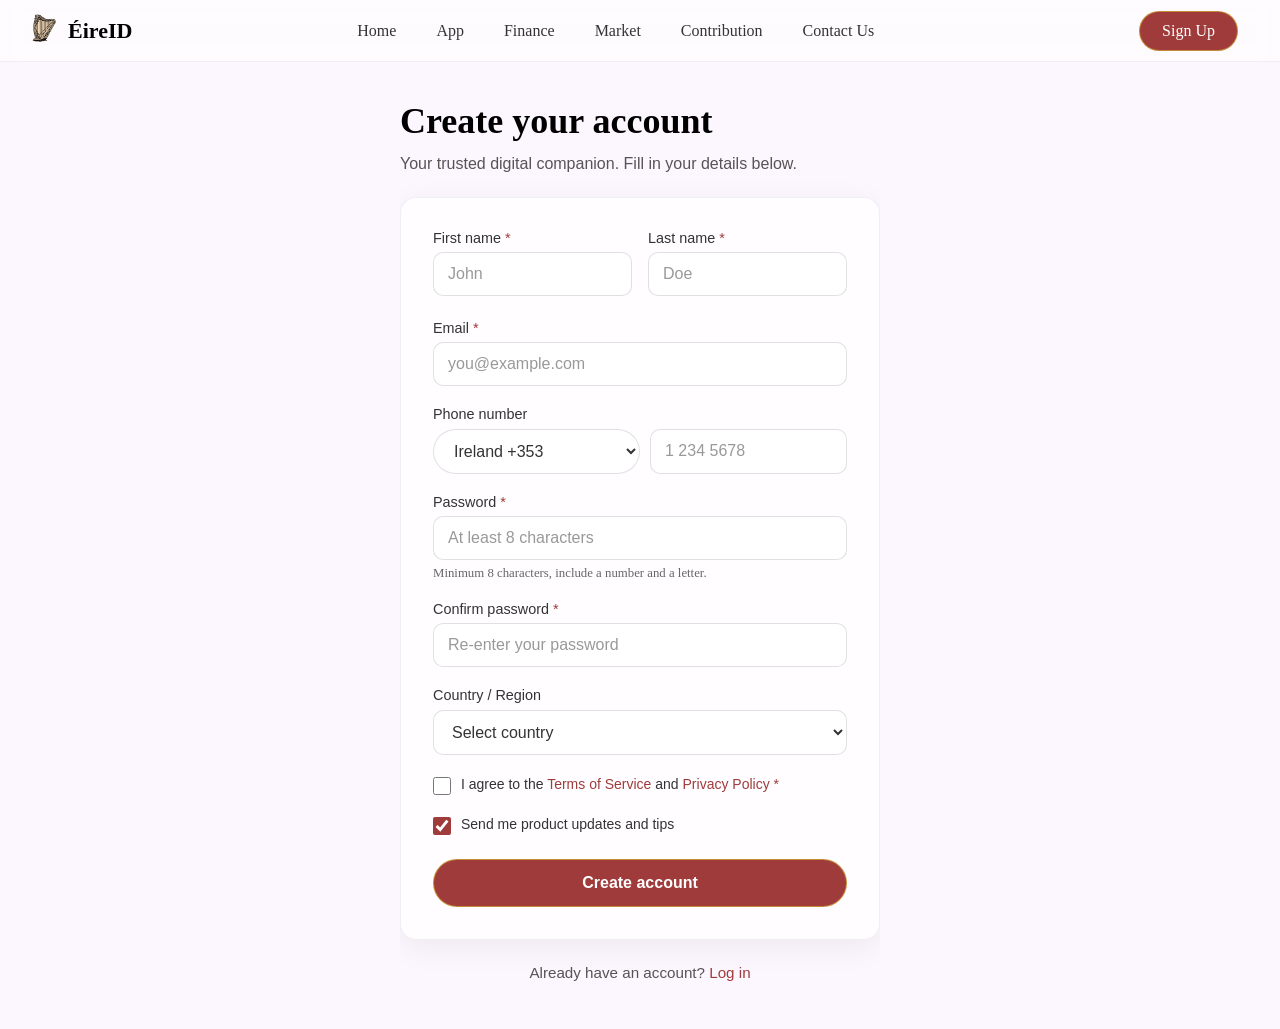
<file: signup.html>
<!DOCTYPE html>
<html lang="en">
<head>
    <meta charset="UTF-8">
    <meta name="viewport" content="width=device-width, initial-scale=1.0">
    <link rel="stylesheet" href="style.css">
    <title>Sign Up — ÉireID</title>
</head>
<body class="signup-page">
<nav class="navbar">
  <div class="nav-top">
    <a href="index.html">
      <img src="images/logo_01.png" alt="EireId Logo" style="width: 50px;height: 50px; background: transparent;">
    </a>
    <a href="index.html" class="logo">ÉireID</a>
    <div class="hamburger" aria-label="Toggle menu">
      <strong>☰</strong>
    </div>
  </div>
  <ul class="nav-links">
    <li><a href="index.html">Home</a></li>
    <li><a href="app.html">App</a></li>
    <li><a href="finanace.html">Finance</a></li>
     <li><a href="market.html">Market</a></li>
     <li><a href="contribution.html">Contribution</a></li>
    <li><a href="contact.html">Contact Us</a></li>
    <li><a href="signup.html" class="cta mobile-cta" style="color:white;">Sign Up</a></li>
  </ul>
  <a href="signup.html" class="cta">Sign Up</a>
</nav>

<main class="signup-main">
  <section class="signup-section">
    <h1 class="signup-title">Create your account</h1>
    <p class="signup-subtitle">Your trusted digital companion. Fill in your details below.</p>

    <div id="signup-success" class="signup-success" hidden>
      <p class="signup-success-icon" aria-hidden="true">✓</p>
      <h2>You're all set</h2>
      <p>Check your email to verify your account and get started.</p>
    </div>

    <form id="signup-form" class="signup-form" action="#" method="post" novalidate>
      <div class="signup-form-row">
        <div class="form-group">
          <label for="first-name">First name <span class="required">*</span></label>
          <input type="text" id="first-name" name="first-name" placeholder="John" required autocomplete="given-name">
          <span class="form-error" id="error-first-name" role="alert"></span>
        </div>
        <div class="form-group">
          <label for="last-name">Last name <span class="required">*</span></label>
          <input type="text" id="last-name" name="last-name" placeholder="Doe" required autocomplete="family-name">
          <span class="form-error" id="error-last-name" role="alert"></span>
        </div>
      </div>

      <div class="form-group">
        <label for="email">Email <span class="required">*</span></label>
        <input type="email" id="email" name="email" placeholder="you@example.com" required autocomplete="email">
        <span class="form-error" id="error-email" role="alert"></span>
      </div>

      <div class="form-group">
        <label for="phone">Phone number</label>
        <div class="phone-input-row">
          <select id="phone-country-code" name="phone-country-code" aria-label="Country code" title="Country code">
            <option value="+353" selected>Ireland +353</option>
            <option value="+44">United Kingdom +44</option>
            <option value="+49">Germany +49</option>
            <option value="+33">France +33</option>
            <option value="+34">Spain +34</option>
            <option value="+39">Italy +39</option>
            <option value="+31">Netherlands +31</option>
            <option value="+32">Belgium +32</option>
            <option value="+43">Austria +43</option>
            <option value="+48">Poland +48</option>
            <option value="+46">Sweden +46</option>
            <option value="+351">Portugal +351</option>
            <option value="+30">Greece +30</option>
            <option value="+420">Czech Republic +420</option>
            <option value="+40">Romania +40</option>
            <option value="+36">Hungary +36</option>
            <option value="+45">Denmark +45</option>
            <option value="+358">Finland +358</option>
            <option value="+421">Slovakia +421</option>
            <option value="+359">Bulgaria +359</option>
            <option value="+385">Croatia +385</option>
            <option value="+370">Lithuania +370</option>
            <option value="+386">Slovenia +386</option>
            <option value="+371">Latvia +371</option>
            <option value="+372">Estonia +372</option>
            <option value="+357">Cyprus +357</option>
            <option value="+352">Luxembourg +352</option>
            <option value="+356">Malta +356</option>
          </select>
          <input type="tel" id="phone" name="phone" placeholder="1 234 5678" autocomplete="tel">
        </div>
        <span class="form-error" id="error-phone" role="alert"></span>
      </div>

      <div class="form-group">
        <label for="password">Password <span class="required">*</span></label>
        <input type="password" id="password" name="password" placeholder="At least 8 characters" required autocomplete="new-password" minlength="8">
        <span class="form-error" id="error-password" role="alert"></span>
        <span class="form-hint">Minimum 8 characters, include a number and a letter.</span>
      </div>

      <div class="form-group">
        <label for="confirm-password">Confirm password <span class="required">*</span></label>
        <input type="password" id="confirm-password" name="confirm-password" placeholder="Re-enter your password" required autocomplete="new-password">
        <span class="form-error" id="error-confirm-password" role="alert"></span>
      </div>

      <div class="form-group">
        <label for="country">Country / Region</label>
        <select id="country" name="country" autocomplete="country">
          <option value="">Select country</option>
          <option value="IE">Ireland</option>
          <option value="GB">United Kingdom</option>
          <option value="US">United States</option>
          <option value="DE">Germany</option>
          <option value="FR">France</option>
          <option value="ES">Spain</option>
          <option value="IT">Italy</option>
          <option value="OTHER">Other</option>
        </select>
      </div>

      <div class="form-group form-group-checkbox">
        <input type="checkbox" id="terms" name="terms" required>
        <label for="terms">I agree to the <a href="#">Terms of Service</a> and <a href="#">Privacy Policy</a> <span class="required">*</span></label>
      </div>
      <span class="form-error" id="error-terms" role="alert"></span>

      <div class="form-group form-group-checkbox">
        <input type="checkbox" id="newsletter" name="newsletter" checked>
        <label for="newsletter">Send me product updates and tips</label>
      </div>

      <button type="submit" class="signup-submit" id="signup-submit">Create account</button>
    </form>

    <p class="signup-login">
      Already have an account? <a href="#">Log in</a>
    </p>
  </section>
</main>

<script>
(function() {
  var hamburger = document.querySelector(".hamburger");
  var navLinks = document.querySelector(".nav-links");
  var navbar = document.querySelector(".navbar");
  if (hamburger && navLinks && navbar) {
    hamburger.addEventListener("click", function() {
      navLinks.classList.toggle("active");
      navbar.classList.toggle("active");
    });
    navbar.addEventListener("mouseleave", function() {
      if (navLinks.classList.contains("active")) {
        navLinks.classList.remove("active");
        navbar.classList.remove("active");
      }
    });
  }
})();

(function() {
  var form = document.getElementById("signup-form");
  var successEl = document.getElementById("signup-success");

  function showError(id, message) {
    var el = document.getElementById(id);
    if (el) {
      el.textContent = message;
      el.style.display = message ? "block" : "none";
    }
  }

  function setInvalid(input, invalid) {
    if (!input) return;
    input.setAttribute("aria-invalid", invalid ? "true" : "false");
    input.classList.toggle("input-error", !!invalid);
  }

  function validateEmail(value) {
    return /^[^\s@]+@[^\s@]+\.[^\s@]+$/.test(value || "");
  }

  function validatePassword(value) {
    if (!value || value.length < 8) return false;
    return /\d/.test(value) && /[a-zA-Z]/.test(value);
  }

  function validate() {
    var first = document.getElementById("first-name");
    var last = document.getElementById("last-name");
    var email = document.getElementById("email");
    var password = document.getElementById("password");
    var confirm = document.getElementById("confirm-password");
    var terms = document.getElementById("terms");
    var valid = true;

    if (!first.value.trim()) {
      showError("error-first-name", "First name is required.");
      setInvalid(first, true);
      valid = false;
    } else {
      showError("error-first-name", "");
      setInvalid(first, false);
    }

    if (!last.value.trim()) {
      showError("error-last-name", "Last name is required.");
      setInvalid(last, true);
      valid = false;
    } else {
      showError("error-last-name", "");
      setInvalid(last, false);
    }

    if (!email.value.trim()) {
      showError("error-email", "Email is required.");
      setInvalid(email, true);
      valid = false;
    } else if (!validateEmail(email.value)) {
      showError("error-email", "Please enter a valid email address.");
      setInvalid(email, true);
      valid = false;
    } else {
      showError("error-email", "");
      setInvalid(email, false);
    }

    if (!password.value) {
      showError("error-password", "Password is required.");
      setInvalid(password, true);
      valid = false;
    } else if (!validatePassword(password.value)) {
      showError("error-password", "Use at least 8 characters with a number and a letter.");
      setInvalid(password, true);
      valid = false;
    } else {
      showError("error-password", "");
      setInvalid(password, false);
    }

    if (password.value !== confirm.value) {
      showError("error-confirm-password", "Passwords do not match.");
      setInvalid(confirm, true);
      valid = false;
    } else {
      showError("error-confirm-password", "");
      setInvalid(confirm, false);
    }

    if (!terms.checked) {
      showError("error-terms", "You must agree to the Terms and Privacy Policy.");
      valid = false;
    } else {
      showError("error-terms", "");
    }

    return valid;
  }

  if (form) {
    form.addEventListener("submit", function(e) {
      e.preventDefault();
      var submitBtn = document.getElementById("signup-submit");
      if (!validate()) return;
      submitBtn.disabled = true;
      submitBtn.textContent = "Creating account…";
      setTimeout(function() {
        form.setAttribute("hidden", "hidden");
        if (successEl) successEl.removeAttribute("hidden");
        submitBtn.disabled = false;
        submitBtn.textContent = "Create account";
      }, 800);
    });

    form.querySelectorAll("input, select").forEach(function(input) {
      input.addEventListener("input", function() {
        var errId = "error-" + (input.id || input.name);
        var errEl = document.getElementById(errId);
        if (errEl) {
          errEl.textContent = "";
          errEl.style.display = "none";
        }
        setInvalid(input, false);
      });
      input.addEventListener("change", function() {
        if (input.id === "terms") {
          showError("error-terms", input.checked ? "" : "You must agree to the Terms and Privacy Policy.");
        }
      });
    });
  }
})();
</script>
</body>
</html>
</file>
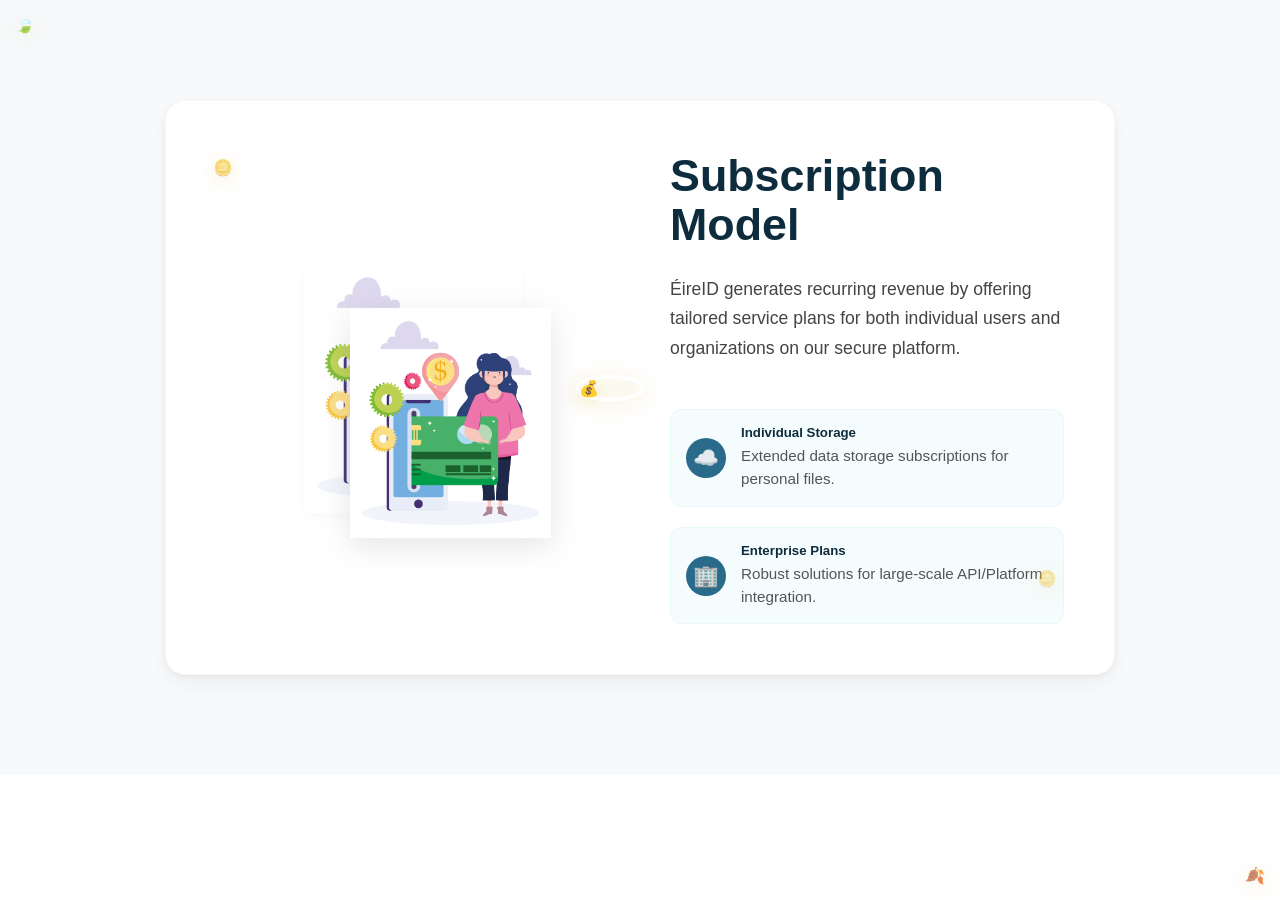
<file: test.html>
<!DOCTYPE html>
<html lang="en">
<head>
    <meta charset="UTF-8">
    <meta name="viewport" content="width=device-width, initial-scale=1.0">
    <title>Simplified Revenue Model</title>
    <style>
        /* Modern reset and font for a 'cool' look */
        * {
            margin: 0;
            padding: 0;
            box-sizing: border-box;
            font-family: 'Helvetica Neue', 'Inter', sans-serif;
        }

        .revenue-model-section {
            background-color: #f7f9fb; /* Clean neutral background */
            padding: 100px 20px;
            display: flex;
            justify-content: center;
        }

        .revenue-card {
            max-width: 950px;
            width: 100%;
            display: flex;
            flex-direction: row; /* Split-screen layout */
            gap: 60px;
            padding: 50px;
            background: #fff;
            border-radius: 20px;
            
            /* Professional soft shadow with multiple layers creates depth */
            box-shadow: 
                0 10px 20px rgba(0,0,0,0.04), 
                0 2px 6px rgba(0,0,0,0.04),
                0 1px 1px rgba(0,0,0,0.02);
            
            border: 1px solid rgba(0,0,0,0.03); /* Modern faint border sophistication */
            overflow: visible; /* Essential for flowing graphics */
            position: relative;
            
            /* Micro-interaction: Smooth transition on hover */
            transition: all 0.5s ease-out;
            cursor: pointer;
        }

        /* 1.1 Hover Effect - A subtle shift up and deepened shadow */
        .revenue-card:hover {
            transform: translateY(-8px);
            box-shadow: 
                0 20px 40px rgba(0,0,0,0.08), 
                0 6px 12px rgba(0,0,0,0.06);
        }

        /* 2. Column Wrappers for Balance */
        .column-graphic {
            flex: 1; /* Both columns take equal space */
            display: flex;
            justify-content: center;
            align-items: center;
            position: relative;
        }

        .column-content {
            flex: 1;
            display: flex;
            flex-direction: column;
            justify-content: center; /* Vertical center text */
        }

        /* 3. Refined Typography - Clear Hierarchy */
        .main-title {
            font-size: 2.8rem; /* Large, bold, confident title */
            font-weight: 700;
            color: #0d2c3e; /* Dark authoritative blue/black */
            margin-bottom: 25px; /* Healthy spacing below title */
            line-height: 1.1;
        }

        .description-text p {
            font-size: 1.1rem; /* Optimal reading size */
            line-height: 1.7; /* Significant increase in line height for clarity */
            color: #444; /* Dark gray softer on eyes than black */
            margin-bottom: 15px; /* Spacing between blocks */
        }

        /* Simplified Feature Points */
        .feature-points {
            display: flex;
            flex-direction: column;
            gap: 20px;
            margin-top: 30px;
        }

        .feature-item {
            display: flex;
            align-items: center;
            gap: 15px;
            background: rgba(230, 247, 251, 0.4); /* Light gradient background */
            padding: 15px;
            border-radius: 12px;
            border: 1px solid rgba(230, 247, 251, 0.8);
        }

        .feature-item h5 {
            margin: 0;
            font-weight: 600;
            color: #0d2c3e;
        }

        .feature-item p {
            margin: 5px 0 0 0;
            font-size: 0.95rem;
            color: #555;
            line-height: 1.5;
        }

        /* Icons - Simplified vectors */
        .feature-icon {
            width: 40px;
            height: 40px;
            display: flex;
            justify-content: center;
            align-items: center;
            background-color: #2a6a8a; /* Teal brand color */
            border-radius: 50%;
            color: #fff;
            font-size: 1.3rem;
            flex-shrink: 0; /* Prevents icon from squishing */
        }

        /* Placeholder icons using Unicode for demo */
        .icon-storage::before { content: '☁️'; }
        .icon-integration::before { content: '🏢'; }

        /* 4. Main Scene Graphics - Dynamic Depth */
        .integrated-scene {
            position: relative;
            width: 100%;
            height: 300px;
            display: flex;
            justify-content: center;
            align-items: center;
        }

        /* Base Phone Mockup */
        .phone-mockup {
            height: 250px;
            opacity: 0.95;
            filter: drop-shadow(0 4px 6px rgba(0,0,0,0.03));
        }

        /* Woman Character - Reworked with depth */
        .character-woman {
            position: absolute;
            height: 230px;
            right: 15%; /* overlaps phone */
            bottom: 0px; /* anchored to bottom of phone base */
            z-index: 5;
            filter: drop-shadow(0 8px 15px rgba(0,0,0,0.1));
            transition: all 0.5s ease-out;
        }

        /* Character 'pops' on hover */
        .revenue-card:hover .character-woman {
            transform: scale(1.05) translateX(10px);
        }

        /* 5. Integrated Branding (Compass Coin) */
        .gold-coin {
            position: absolute;
            pointer-events: none; /* User interacts with card, not graphic */
            z-index: 0;
            filter: drop-shadow(0 4px 10px rgba(212, 175, 55, 0.4)); /* Soft realistic coin glow */
            opacity: 0.95;
        }

        /* Main integrated coin placement */
        .coin-integrated {
            width: 70px;
            top: 50%;
            right: -35px;
            transform: translateY(-50%);
            border: 4px solid #fff;
            border-radius: 50%;
        }

        /* Additional simplified floaters */
        .coin-float-1 { width: 40px; top: 10%; left: 5%; opacity: 0.6; }
        .coin-float-2 { width: 30px; bottom: 15%; right: 5%; opacity: 0.4; }

        /* Integrated Botanical Elements */
        .botanical-leaves {
            width: 150px;
            opacity: 0.8;
            filter: saturate(1.1) brightness(1.05); /* Enhance watercolor look */
        }

        .leaves-top { top: 15px; left: 15px; }
        .leaves-bottom { bottom: 15px; right: 15px; }

        /* 6. Mobile Responsiveness */
        @media (max-width: 768px) {
            .revenue-card {
                flex-direction: column; /* Stack graphic above text on mobile */
                gap: 30px;
                padding: 30px;
                margin: 50px auto;
            }
            .integrated-scene { height: 250px; }
            .main-title { font-size: 2.2rem; text-align: center; }
            .description-text p { text-align: center; }
        }
    </style>
</head>
<body>

    <section class="revenue-model-section">
        
        <div class="gold-coin leaves-top"><span class="botanical-leaves">🍃</span></div>

        <div class="revenue-card">
            
            <div class="gold-coin coin-float-1">🪙</div>

            <div class="column-graphic">
                <div class="integrated-scene">
                    <img src="images/2480_R0lVIEpFTiA4MTctMjY.jpg" alt="EireID Phone Dashboard" class="phone-mockup">
                    
                    <img src="images/2480_R0lVIEpFTiA4MTctMjY.jpg" alt="EireID Digital ID Manager" class="character-woman">
                </div>
                
                <div class="gold-coin coin-integrated">💰</div>
            </div>

            <div class="column-content">
                
                <h2 class="main-title">Subscription Model</h2>
                
                <div class="description-text">
                    <p>
                        ÉireID generates recurring revenue by offering tailored service plans for both individual users and organizations on our secure platform.
                    </p>
                </div>
                
                <div class="feature-points">
                    <div class="feature-item">
                        <div class="feature-icon icon-storage"></div>
                        <div>
                            <h5>Individual Storage</h5>
                            <p>Extended data storage subscriptions for personal files.</p>
                        </div>
                    </div>

                    <div class="feature-item">
                        <div class="feature-icon icon-integration"></div>
                        <div>
                            <h5>Enterprise Plans</h5>
                            <p>Robust solutions for large-scale API/Platform integration.</p>
                        </div>
                    </div>
                </div>

            </div>

            <div class="gold-coin coin-float-2">🪙</div>

        </div>

        <div class="gold-coin leaves-bottom"><span class="botanical-leaves">🍂</span></div>

    </section>

</body>
</html>
</file>
<file: style.css>
* {
  margin: 0;
  padding: 0;
}

body {
  background-color: #fcf6ff;
  overflow-x: hidden;
}

h1 {
  font-family: serif;
  color: #000000;
  font-size: clamp(6rem, 10vw, 10rem);
  z-index: 1;
  background-color: transparent;
}
.home p {
  font-family: "Arial", sans-serif;
  color: #000000;
  font-size: clamp(1rem, 2vw, 1.5rem);
  z-index: 2;
  background-color: transparent;
}
/* navbar */

.navbar {
  position: fixed;
  top: 0;

  padding-left: 70px;
  width: 100%;
  height: 25px;
  display: flex;
  justify-content: space-between;
  align-items: center;
  padding: 18px;

  backdrop-filter: blur(10px);
  background: rgba(255, 255, 255, 0.6);

  border-bottom: 1px solid rgba(0, 0, 0, 0.05);
  z-index: 3;
}
.logo {
  font-size: 22px;
  font-weight: 700;
  text-decoration: none;
  color: inherit;
}
.nav-links {
  display: flex;
  gap: 40px;
  list-style: none;
}

.nav-links a {
  text-decoration: none;
  color: #333;
  font-weight: 500;
  transition: 0.2s;
}

.nav-links a:hover {
  color: rgb(159, 59, 59);
}

.cta {
  background: rgb(159, 59, 59);
  color: white;
  white-space: nowrap;
  border: 1px solid rgba(219, 188, 53, 0.62);
  padding: 10px 22px;
  border-radius: 25px;
  cursor: pointer;
  margin-right: 60px;
  transition:
    background 0.2s,
    color 0.2s;
  text-decoration: none;
  display: inline-block;
  text-align: center;
  font-weight: 500;
}
.cta:hover {
  background: rgb(140, 50, 50);
  color: white;
}
.mobile-cta {
  display: none;
}

.hamburger {
  display: none;
  font-size: 1.7rem;
  cursor: pointer;
}

.nav-top {
  display: flex;
  justify-content: space-between;
  align-items: center;
}

@media (max-width: 768px) {
  .nav-top {
    width: 100%;
  }
  .navbar {
    flex-direction: column;
    align-items: flex-start;
    padding: 18px;
    height: auto;
  }

  .nav-links {
    position: relative;
    left: 5px;
    width: 100%;
    flex-direction: column;
    align-items: flex-start;
    gap: 15px;
    padding: 0;
    margin-top: 10px;
    display: none;
    transition:
      max-height 0.3s ease,
      opacity 0.3s ease;

    max-height: 0;
    opacity: 0;
    transition:
      max-height 0.4s ease,
      opacity 0.4s ease;
  }

  .nav-links.active {
    display: flex;
    max-height: 500px;
    opacity: 1;
  }

  .hamburger {
    display: block;
    margin-left: auto;
    margin-right: 25px;
    cursor: pointer;
  }

  .cta {
    display: none; /* hide original CTA button */
  }

  .mobile-cta {
    display: inline-block;
    margin-left: -10px;
    padding: 10px 20px;
    border-radius: 25px;
    background-color: rgb(159, 59, 59);
    color: rgb(255, 255, 255);
    border: none;
  }
}

.mainlogo {
  border: 2px solid rgb(255, 219, 39);
  border-radius: 15px;
  width: 140px;
  height: 140px;
}

.interface-video {
  width: 100%;
  min-width: 400px;
  height: 75vh;
  outline: none;
  border: none;
  border-radius: 115px;
}

.video-1 {
  display: flex;
  align-items: center;
  justify-content: center;
}

@media screen and (max-width: 768px) {
  .interface-video {
    width: 100%;
    height: 55vh;
  }
}
.home {
  width: 100%;
  height: 100vh;
  display: flex;
  justify-content: center;
  align-items: center;
  flex-direction: column;
  margin-bottom: 0px;
}

.box1 img {
  filter: drop-shadow(12px 15px 28px rgba(156, 155, 155, 0.853));
}

.box5 img {
  filter: drop-shadow(18px 18px 25px rgba(156, 155, 155, 0.562));
}

.box2 img {
  filter: drop-shadow(-5px 15px 28px rgba(156, 155, 155, 0.853));
}
.box4 img {
  filter: drop-shadow(-5px 15px 23px rgba(156, 155, 155, 0.853));
}

section {
  width: 100vw;
  overflow: hidden;
}

.curtain {
  width: 100vw;
  height: 100vh;
  position: absolute;
  background-color: #e6de84;
  z-index: 2;
}
.box1 {
  position: absolute;
  top: 60%;
  right: 2%;
}

.box2 {
  position: absolute;
  top: 19%;
  left: 18%;
}

.box3 {
  width: 100px;
  height: 100px;
  background-color: #ff1493;
  margin: 20px;
  position: absolute;
  bottom: 10%;
  left: 32%;
}
.box4 {
  background-color: #69aaff00;
  margin: 20px;
  position: absolute;
  bottom: 23%;
  left: 2%;
  block-size: calc(20vh - 8vh);
}
.box5 {
  background-color: #1382f100;
  position: absolute;
  top: 22%;
  right: 15%;
  block-size: calc(20vh - 8vh);
}

.intro {
  color: white;
  height: 100vh;
  width: 100vw;
  display: flex;
  justify-content: center;
  align-items: center;
  flex-direction: column;
}
.intro p {
  font-size: 50px;
}

/*horizontal scroll*/

#horizontal-scroll {
  padding-bottom: 300px;
  background-image: url("images/pexels-codioful-7135057.jpg");
  background-size: cover;
  background-position: center;
  background-repeat: no-repeat;
}

.horizontal-scroll-wrapper {
  display: flex;
  overflow: hidden;
  height: 100vh;
  margin-top: 50px;
}

.horizontal {
  display: flex;
  align-items: center;
  height: 100%;
  padding-left: 45vw;
  color: rgb(0, 0, 0);
}

/* horizontal cards section */
.big-number {
  position: absolute;
  display: flex;
  align-self: flex-end;
  font-size: 120px;
  font-weight: 700;

  color: rgba(255, 235, 235, 0.13);
}
.horizontal > div {
  padding: 0 4.1vw;
}

.horizontal .card {
  font-family: "Inter", sans-serif;
  color: whitesmoke;
  display: flex;
  flex-direction: column;
  /*
  justify-content: center;
  align-items: center;
  text-align: center;
  */

  width: 30vw;
  gap: 15px;
  padding: 70px 30px;
  border-radius: 20px;
  background-color: rgb(27, 38, 72);
  border: 2px solid rgb(196, 196, 196);
  transition:
    transform 0.4s ease,
    box-shadow 0.4s ease;
}

.card:hover {
  transform: translateY(-10px);

  box-shadow:
    0 20px 60px rgba(0, 0, 0, 0.6),
    0 0 30px rgba(0, 255, 200, 0.15);
}
.horizontal > div:nth-child(1) .card {
  background: rgb(143, 9, 200);
}
.horizontal > div:nth-child(2) .card {
  background: rgb(5, 112, 124);
}
.horizontal > div:nth-child(3) .card {
  background: rgb(255, 177, 21);
}
.horizontal > div:nth-child(4) .card {
  background: rgb(76, 168, 255);
}

.card h2 {
  color: rgb(0, 0, 0);
  font-size: 3vw;
  font-weight: 300;
}

.card h3 {
  font-size: 28px;
  font-weight: 600;
}

.card p {
  font-size: 15px;
  opacity: 0.7;
  line-height: 1.6;
}
.card .count {
  color: rgb(139, 21, 21);
  font-size: 7vw;
  font-weight: bold;
  line-height: 1.4;
}

@media (max-width: 768px) {
  #horizontal-scroll {
    padding-bottom: -150px; /* Reduce bottom padding on mobile */
  }
  .horizontal {
    padding-left: 100vw;
  }
  .horizontal-scroll-wrapper {
    height: 60vh; /* Reduce height on mobile to bring scroll trigger closer */
  }

  .horizontal .card {
    width: 58vw;
  }
}

.info-sec {
  padding: 80px 0px;
  display: flex;
  align-items: center;
  justify-content: center;
  gap: 40px;
  background: #ffffff1c;
}

.info-video-container {
  flex: 0 0 23%;
  border-radius: 24px;
  overflow: hidden;
  box-shadow: 0 8px 32px rgba(0, 0, 0, 0.1);
}

.info-video {
  width: 100%;
  height: 42vmax;
  display: block;
  object-fit: cover;
  scale: 1;
}

.info-container {
  display: grid;
  grid-template-columns: 1fr;
  gap: 20px;
  flex: 0 0 45%;
}

.info-card {
  border-radius: 24px;
  padding: 33px 40px;
  display: flex;
  flex-direction: column;
  justify-content: center;
}

.info-card-primary {
  background: linear-gradient(
    135deg,
    rgb(159, 59, 59) 0%,
    rgb(140, 50, 50) 100%
  );
  color: #ffffff;
}

.info-label {
  background: rgba(255, 255, 255, 0.2);
  padding: 10px 16px;
  border-radius: 50px;
  font-size: 16px;
  font-weight: 500;
  margin-bottom: 10px;
  width: fit-content;
}

.info-title {
  font-size: 2.5rem;
  font-weight: 700;
  line-height: 1.3;
  margin-bottom: 20px;
  color: #ffffff;
}

.info-description {
  font-size: 1.1rem;
  line-height: 1.8;
  color: rgba(255, 255, 255, 0.95);
  margin: 0;
}

.info-card-secondary {
  background: #fef6eb;
  color: #333;
  border: 1px solid rgba(220, 196, 60, 0.579);
  gap: 15px;
}

.info-stats-header {
  display: flex;
  align-items: baseline;
  gap: 15px;
  margin-bottom: 20px;
}

.info-stat-number {
  font-size: 3.5rem;
  font-weight: 700;
  color: #1a1a1a;
}

.info-stat-label {
  font-size: 1.2rem;
  color: #333;
  font-weight: 500;
}

.info-stats-grid {
  display: grid;
  grid-template-columns: repeat(3, 1fr);
  gap: 30px;
  margin-bottom: 30px;
}

.info-stat-item {
  display: flex;
  flex-direction: column;
  gap: 8px;
}

.info-stat-value {
  font-size: 1.5rem;
  font-weight: 700;
  color: #1a1a1a;
}

.info-stat-name {
  font-size: 0.95rem;
  color: #666;
  font-weight: 500;
}

.info {
  display: flex;
  max-width: 600px;
  flex-direction: column;
  justify-content: center;
  align-items: center;
  padding: 30px;
}

.info h3 {
  color: rgb(81, 70, 70);
  font-size: 4rem;
  font-family: serif;
  font-weight: 600;
}

.info p {
  font-size: clamp(1rem, 2vw, 1.15rem);
}

.connection-sec {
  display: flex;
  flex-direction: column;
  align-items: center;
  justify-content: center;
  padding-bottom: 100px;
  font-family: "Inter", sans-serif;
}

.connection-sec h3 {
  font-size: clamp(2rem, 3vw, 2.65rem);
  color: #000;
  margin-bottom: 0.5rem;
  font-weight: 450;
}

.connections-container {
  padding: 5vh 4vw;
  border: 2px solid rgb(168, 168, 168);
  border-radius: 24px;
  text-align: center;
}
.connection-sec .info {
  text-align: center;
  color: rgb(56, 56, 56);
  margin-top: 1.5%;
  padding: 15px;
  border-radius: 20px;
  background-color: rgba(159, 159, 159, 0.068);
}
.connections-grid {
  display: grid;
  grid-template-columns: repeat(3, 1fr);
  place-content: center;
  gap: 4vh 10vw;
}

.connection-item img {
  padding: 20px;
  /* border: 2px solid rgb(0, 0, 0);*/
  border-radius: 16px;
  height: 2.5vmax;
  transition: all 0.4s cubic-bezier(0.4, 0, 0.2, 1);
}

.connections-container .connection-item:nth-child(1) > img {
  background: rgb(20, 208, 149);
}
.connections-container .connection-item:nth-child(2) > img {
  background: rgb(229, 71, 71);
}

.connections-container .connection-item:nth-child(3) > img {
  background: rgb(36, 112, 253);
}

.connections-container .connection-item:nth-child(4) > img {
  background: rgb(255, 177, 21);
}

.connections-container .connection-item:nth-child(5) > img {
  background: rgb(197, 98, 255);
}

.connections-container .connection-item:nth-child(6) > img {
  background: rgb(20, 208, 149);
}


.connection-item:hover img {
  
  transform: scale(1.1);
  transition: transform 0.3s ease;
  transform: translateX(-30px);
  transform: translateY(-10px) rotate(-360deg) ;
}



@media (max-width: 1024px) {
  .info-sec {
    flex-direction: column;
    gap: 30px;
  }

  .info-container {
    width: 70%;
  }

  .info-card {
    padding: 40px 30px;
  }

  .info-title {
    font-size: 2rem;
  }

  .info-description {
    font-size: 1rem;
  }

  .info-stat-number {
    font-size: 2.8rem;
  }
}

@media (max-width: 768px) {
  .info-container {
    width: 80%;
    gap: 15px;
  }

  .info-card {
    padding: 30px 20px;
    border-radius: 16px;
  }

  .info-label {
    font-size: 13px;
    padding: 8px 14px;
  }

  .info-title {
    font-size: 1.6rem;
    margin-bottom: 15px;
  }

  .info-description {
    font-size: 0.95rem;
    line-height: 1.6;
  }

  .info-stat-number {
    font-size: 2.2rem;
  }

  .info-stat-label {
    font-size: 1rem;
  }

  .info-stats-header {
    margin-bottom: 15px;
    gap: 10px;
  }

  .info-stat-value {
    font-size: 1.3rem;
  }

  .info-stat-name {
    font-size: 0.85rem;
  }
}

@media (max-width: 600px) {
  .info-video {
    height: 45vmax;
  }

  .info-card {
    padding: 25px 15px;
  }

  .info-title {
    font-size: 1.4rem;
    line-height: 1.2;
  }

  .info-description {
    font-size: 0.9rem;
  }

  .info-stats-header {
    flex-direction: row;
    gap: 8px;
  }

  .info-stat-number {
    font-size: 1.8rem;
  }

  .info-stat-label {
    font-size: 0.9rem;
  }

  .info-stat-value {
    font-size: 1.1rem;
  }

  .info-stat-name {
    font-size: 0.8rem;
  }
}

/* ========== Pricing section ========== */
.pricing-section {
  min-height: 100vh;
  height: auto;
  overflow: visible;
  padding: 120px 24px 80px;
  box-sizing: border-box;
  display: flex;
  flex-direction: column;
  align-items: center;
  background: linear-gradient(
    180deg,
    #fcf6ff 0%,
    rgba(252, 246, 255, 0.97) 100%
  );
}

.pricing-heading {
  font-family: serif;
  font-size: clamp(2rem, 5vw, 2.75rem);
  color: #000;
  margin-bottom: 0.5rem;
  font-weight: 600;
  text-align: center;
}

.pricing-subheading {
  font-family: Arial, sans-serif;
  font-size: 1.05rem;
  color: #555;
  margin-bottom: 3rem;
  text-align: center;
  max-width: 520px;
}

.pricing-grid {
  display: grid;
  grid-template-columns: repeat(3, 1fr);
  gap: 1.5rem;
  max-width: 1000px;
  width: 100%;
  margin: 0 auto;
}

.pricing-card {
  background: rgba(255, 255, 255, 0.85);
  backdrop-filter: blur(10px);
  border: 1px solid rgba(0, 0, 0, 0.08);
  border-radius: 16px;
  padding: 2rem;
  display: flex;
  flex-direction: column;
  align-items: center;
  text-align: center;
  box-shadow: 0 8px 32px rgba(0, 0, 0, 0.06);
  transition:
    transform 0.2s,
    box-shadow 0.2s;
  position: relative;
}

.pricing-card:hover {
  transform: translateY(-4px);
  box-shadow: 0 12px 40px rgba(0, 0, 0, 0.1);
}

.pricing-card-featured {
  border-color: rgb(159, 59, 59);
  box-shadow: 0 8px 32px rgba(159, 59, 59, 0.15);
}

.pricing-card-featured:hover {
  box-shadow: 0 12px 40px rgba(159, 59, 59, 0.2);
}

.pricing-badge {
  position: absolute;
  top: -10px;
  left: 50%;
  transform: translateX(-50%);
  background: rgb(159, 59, 59);
  color: #fff;
  font-size: 0.75rem;
  font-weight: 600;
  padding: 4px 12px;
  border-radius: 20px;
  white-space: nowrap;
}

.pricing-plan {
  font-family: serif;
  font-size: 1.5rem;
  color: #000;
  margin-bottom: 0.25rem;
  font-weight: 600;
}

.pricing-desc {
  font-family: Arial, sans-serif;
  font-size: 0.9rem;
  color: #666;
  margin-bottom: 1.25rem;
}

.pricing-price {
  margin-bottom: 1.5rem;
}

.pricing-amount {
  font-family: serif;
  font-size: 2.25rem;
  font-weight: 700;
  color: rgb(139, 21, 21);
}

.pricing-period {
  font-family: Arial, sans-serif;
  font-size: 0.95rem;
  color: #666;
}

.pricing-features {
  list-style: none;
  margin: 0 0 1.75rem 0;
  padding: 0;
  text-align: left;
  width: 100%;
}

.pricing-features li {
  font-family: Arial, sans-serif;
  font-size: 0.95rem;
  color: #333;
  padding: 0.5rem 0;
  padding-left: 1.5rem;
  position: relative;
  border-bottom: 1px solid rgba(0, 0, 0, 0.06);
}

.pricing-features li:last-child {
  border-bottom: none;
}

.pricing-features li::before {
  content: "✓";
  position: absolute;
  left: 0;
  color: rgb(159, 59, 59);
  font-weight: bold;
}

.pricing-cta {
  display: inline-block;
  width: 100%;
  padding: 12px 24px;
  font-size: 1rem;
  font-weight: 600;
  color: #fff;
  background: rgb(159, 59, 59);
  border: 1px solid rgba(219, 188, 53, 0.62);
  border-radius: 25px;
  text-decoration: none;
  text-align: center;
  transition:
    background 0.2s,
    transform 0.1s;
  margin-top: auto;
}

.pricing-cta:hover {
  background: rgb(140, 50, 50);
  color: #fff;
}

.pricing-cta:active {
  transform: scale(0.98);
}

.pricing-cta-secondary {
  background: transparent;
  color: rgb(159, 59, 59);
  border: 2px solid rgb(159, 59, 59);
}

.pricing-cta-secondary:hover {
  background: rgba(159, 59, 59, 0.08);
  color: rgb(159, 59, 59);
}

.pricing-note {
  font-family: Arial, sans-serif;
  font-size: 0.9rem;
  color: #666;
  margin-top: 2.5rem;
  text-align: center;
  max-width: 560px;
}

@media (max-width: 900px) {
  .pricing-grid {
    grid-template-columns: 1fr;
    max-width: 380px;
  }
}

@media (max-width: 600px) {
  .pricing-section {
    padding: 100px 16px 60px;
  }
  .pricing-subheading {
    margin-bottom: 2rem;
  }
  .pricing-card {
    padding: 1.5rem;
  }
}

/* ========== Sign-up page ========== */
.signup-main {
  min-height: 100vh;
  padding: 100px 24px 48px;
  display: flex;
  align-items: center;
  justify-content: center;
  box-sizing: border-box;
}

.signup-section {
  width: 100%;
  max-width: 480px;
  margin: 0 auto;
}

.signup-title {
  font-family: serif;
  font-size: clamp(1.75rem, 4vw, 2.25rem);
  color: #000;
  margin-bottom: 0.35em;
  font-weight: 600;
}

.signup-subtitle {
  font-family: Arial, sans-serif;
  color: #555;
  font-size: 1rem;
  margin-bottom: 1.5rem;
}

.signup-success {
  text-align: center;
  padding: 2.5rem;
  background: rgba(255, 255, 255, 0.9);
  backdrop-filter: blur(10px);
  border: 1px solid rgba(0, 0, 0, 0.06);
  border-radius: 16px;
  box-shadow: 0 8px 32px rgba(0, 0, 0, 0.06);
}

.signup-success-icon {
  width: 56px;
  height: 56px;
  margin: 0 auto 1rem;
  font-size: 1.75rem;
  color: #fff;
  background: rgb(159, 59, 59);
  border-radius: 50%;
  display: flex;
  align-items: center;
  justify-content: center;
}

.signup-form[hidden] {
  display: none !important;
}

.signup-success h2 {
  font-family: serif;
  font-size: 1.5rem;
  margin-bottom: 0.5rem;
  color: #000;
}

.signup-success p {
  font-family: Arial, sans-serif;
  color: #555;
  font-size: 0.95rem;
}

.signup-form {
  background: rgba(255, 255, 255, 0.8);
  backdrop-filter: blur(10px);
  border: 1px solid rgba(0, 0, 0, 0.06);
  border-radius: 16px;
  padding: 2rem;
  box-shadow: 0 8px 32px rgba(0, 0, 0, 0.06);
}

.signup-form-row {
  display: grid;
  grid-template-columns: 1fr 1fr;
  gap: 1rem;
}

.signup-form .form-group {
  margin-bottom: 1.25rem;
}

.signup-form .form-group:last-of-type {
  margin-bottom: 1.5rem;
}

.signup-form label {
  display: block;
  font-family: Arial, sans-serif;
  font-size: 0.9rem;
  font-weight: 500;
  color: #333;
  margin-bottom: 0.4rem;
}

.signup-form .required {
  color: rgb(159, 59, 59);
}

.signup-form input[type="text"],
.signup-form input[type="email"],
.signup-form input[type="tel"],
.signup-form input[type="password"],
.signup-form select {
  width: 100%;
  padding: 12px 14px;
  font-size: 1rem;
  border: 1px solid rgba(0, 0, 0, 0.12);
  border-radius: 10px;
  background: #fff;
  color: #333;
  box-sizing: border-box;
  transition:
    border-color 0.2s,
    box-shadow 0.2s;
}

.signup-form select {
  cursor: pointer;
}

.phone-input-row {
  display: flex;
  gap: 10px;
  align-items: stretch;
}

.phone-input-row select,
.phone-input-row input {
  border-radius: 25px;
}

.phone-input-row select {
  width: auto;
  min-width: 140px;
  flex-shrink: 0;
  padding: 12px 16px;
}

.phone-input-row input {
  flex: 1;
  min-width: 0;
}

.signup-form input:focus,
.signup-form select:focus {
  outline: none;
  border-color: rgb(159, 59, 59);
  box-shadow: 0 0 0 3px rgba(159, 59, 59, 0.15);
}

.signup-form input.input-error,
.signup-form select.input-error {
  border-color: #c00;
  box-shadow: 0 0 0 2px rgba(204, 0, 0, 0.15);
}

.signup-form input::placeholder {
  color: #999;
}

.form-error {
  display: none;
  font-size: 0.8rem;
  color: #c00;
  margin-top: 0.35rem;
}

.form-hint {
  display: block;
  font-size: 0.8rem;
  color: #666;
  margin-top: 0.35rem;
}

.form-group-checkbox {
  display: flex;
  align-items: flex-start;
  gap: 10px;
}

.form-group-checkbox input[type="checkbox"] {
  width: 18px;
  height: 18px;
  margin-top: 2px;
  accent-color: rgb(159, 59, 59);
  cursor: pointer;
  flex-shrink: 0;
}

.form-group-checkbox label {
  margin-bottom: 0;
  font-weight: 400;
  font-size: 0.875rem;
  line-height: 1.4;
}

.form-group-checkbox a {
  color: rgb(159, 59, 59);
  text-decoration: none;
}

.form-group-checkbox a:hover {
  text-decoration: underline;
}

.signup-submit {
  width: 100%;
  padding: 14px 24px;
  font-size: 1rem;
  font-weight: 600;
  color: #fff;
  background: rgb(159, 59, 59);
  border: 1px solid rgba(219, 188, 53, 0.62);
  border-radius: 25px;
  cursor: pointer;
  transition:
    background 0.2s,
    transform 0.1s;
}

.signup-submit:hover {
  background: rgb(140, 50, 50);
}

.signup-submit:active {
  transform: scale(0.98);
}

.signup-submit:disabled {
  opacity: 0.8;
  cursor: not-allowed;
}

.signup-login {
  margin-top: 1.5rem;
  text-align: center;
  font-family: Arial, sans-serif;
  font-size: 0.95rem;
  color: #555;
}

.signup-login a {
  color: rgb(159, 59, 59);
  font-weight: 500;
  text-decoration: none;
}

.signup-login a:hover {
  text-decoration: underline;
}

@media (max-width: 600px) {
  .signup-main {
    padding: 88px 16px 32px;
  }
  .signup-form {
    padding: 1.5rem;
  }
  .signup-form-row {
    grid-template-columns: 1fr;
  }
}

/* ========== Contact page (industrial standard) ========== */
.contact-page {
  overflow-x: hidden;
}
.contact-main {
  width: 100%;
  min-height: 100vh;
  padding: 100px clamp(16px, 4vw, 24px) 80px;
  box-sizing: border-box;
  max-width: 100vw;
  overflow-x: hidden;
}
/* Prevent global section (100vw) from overflowing contact layout */
.contact-page section {
  width: 100%;
  max-width: 100%;
  height: auto;
  min-height: 0;
  overflow: visible;
}
.contact-header {
  text-align: center;
  margin-bottom: 3rem;
  max-width: 640px;
  margin-left: auto;
  margin-right: auto;
}
.contact-title {
  font-family: serif;
  font-size: clamp(2rem, 5vw, 2.75rem);
  color: #000;
  margin-bottom: 0.5rem;
  font-weight: 600;
}
.contact-lead {
  font-family: Arial, sans-serif;
  font-size: 1.1rem;
  color: #555;
  line-height: 1.5;
}
.contact-success {
  text-align: center;
  max-width: 420px;
  margin: 0 auto 3rem;
  padding: 2.5rem;
  background: rgba(255, 255, 255, 0.9);
  backdrop-filter: blur(10px);
  border: 1px solid rgba(0, 0, 0, 0.06);
  border-radius: 20px;
  box-shadow: 0 8px 32px rgba(0, 0, 0, 0.06);
}
.contact-success-icon {
  display: inline-flex;
  align-items: center;
  justify-content: center;
  width: 56px;
  height: 56px;
  font-size: 1.75rem;
  color: #fff;
  background: rgb(159, 59, 59);
  border-radius: 50%;
  margin-bottom: 1rem;
}
.contact-success h2 {
  font-family: serif;
  font-size: 1.5rem;
  margin-bottom: 0.5rem;
  color: #000;
}
.contact-success p {
  font-family: Arial, sans-serif;
  color: #555;
  font-size: 0.95rem;
}
.contact-form[hidden] {
  display: none !important;
}
.contact-wrapper {
  display: grid;
  grid-template-columns: 1fr 340px;
  gap: 2.5rem;
  max-width: min(1000px, 100%);
  margin: 0 auto;
  align-items: start;
  width: 100%;
  box-sizing: border-box;
}
.contact-form-section {
  width: 100%;
  max-width: 100%;
  min-width: 0;
  box-sizing: border-box;
  background: rgba(255, 255, 255, 0.9);
  backdrop-filter: blur(10px);
  border: 1px solid rgba(0, 0, 0, 0.06);
  border-radius: 20px;
  padding: 2rem;
  box-shadow: 0 8px 32px rgba(0, 0, 0, 0.06);
}
.contact-form {
  min-width: 0;
  max-width: 100%;
}
.contact-form-title {
  font-family: serif;
  font-size: 1.35rem;
  color: #000;
  margin-bottom: 1.5rem;
  font-weight: 600;
}
.contact-form .form-group {
  margin-bottom: 1.25rem;
}
.contact-form .form-group:last-of-type {
  margin-bottom: 1.5rem;
}
.contact-form label {
  display: block;
  font-family: Arial, sans-serif;
  font-size: 0.9rem;
  font-weight: 500;
  color: #333;
  margin-bottom: 0.4rem;
}
.contact-form .required {
  color: rgb(159, 59, 59);
}
.contact-form input[type="text"],
.contact-form input[type="email"],
.contact-form input[type="tel"],
.contact-form select,
.contact-form textarea {
  width: 100%;
  padding: 12px 14px;
  font-size: 1rem;
  border: 1px solid rgba(0, 0, 0, 0.12);
  border-radius: 10px;
  background: #fff;
  color: #333;
  box-sizing: border-box;
  transition:
    border-color 0.2s,
    box-shadow 0.2s;
  font-family: Arial, sans-serif;
}
.contact-form textarea {
  resize: vertical;
  min-height: 120px;
}
.contact-form input:focus,
.contact-form select:focus,
.contact-form textarea:focus {
  outline: none;
  border-color: rgb(159, 59, 59);
  box-shadow: 0 0 0 3px rgba(159, 59, 59, 0.15);
}
.contact-form input.input-error,
.contact-form select.input-error,
.contact-form textarea.input-error {
  border-color: #c00;
  box-shadow: 0 0 0 2px rgba(204, 0, 0, 0.15);
}
.contact-form-row {
  display: grid;
  grid-template-columns: 1fr 1fr;
  gap: 1rem;
  min-width: 0;
}
.contact-form-row .form-group {
  min-width: 0;
}
.contact-form .form-error {
  display: none;
  font-size: 0.8rem;
  color: #c00;
  margin-top: 0.35rem;
}
.contact-submit {
  width: 100%;
  padding: 14px 24px;
  font-size: 1rem;
  font-weight: 600;
  color: #fff;
  background: rgb(159, 59, 59);
  border: 1px solid rgba(219, 188, 53, 0.62);
  border-radius: 25px;
  cursor: pointer;
  transition:
    background 0.2s,
    transform 0.1s;
}
.contact-submit:hover {
  background: rgb(140, 50, 50);
}
.contact-submit:active {
  transform: scale(0.98);
}
.contact-submit:disabled {
  opacity: 0.8;
  cursor: not-allowed;
}
.contact-info {
  background: rgba(255, 255, 255, 0.9);
  backdrop-filter: blur(10px);
  border: 1px solid rgba(0, 0, 0, 0.06);
  border-radius: 20px;
  padding: 2rem;
  box-shadow: 0 8px 32px rgba(0, 0, 0, 0.06);
  position: sticky;
  top: 100px;
  min-width: 0;
}
.contact-info-title {
  font-family: serif;
  font-size: 1.25rem;
  color: #000;
  margin-bottom: 1.25rem;
  font-weight: 600;
}
.contact-info-list {
  list-style: none;
  margin: 0;
  padding: 0;
}
.contact-info-list li {
  padding: 1rem 0;
  border-bottom: 1px solid rgba(0, 0, 0, 0.08);
}
.contact-info-list li:last-child {
  border-bottom: none;
}
.contact-info-label {
  display: block;
  font-family: Arial, sans-serif;
  font-size: 0.75rem;
  font-weight: 600;
  color: #666;
  text-transform: uppercase;
  letter-spacing: 0.05em;
  margin-bottom: 0.35rem;
}
.contact-info-list a {
  color: rgb(159, 59, 59);
  text-decoration: none;
  font-weight: 500;
}
.contact-info-list a:hover {
  text-decoration: underline;
}
.contact-info-list address,
.contact-info-list p {
  font-family: Arial, sans-serif;
  font-size: 0.95rem;
  color: #333;
  line-height: 1.5;
  margin: 0;
  font-style: normal;
}
@media (max-width: 900px) {
  .contact-wrapper {
    grid-template-columns: 1fr;
  }
  .contact-info {
    position: static;
  }
}
@media (max-width: 600px) {
  .contact-main {
    padding: 88px 16px 60px;
  }
  .contact-header {
    margin-bottom: 2rem;
  }
  .contact-form-section,
  .contact-info {
    padding: 1.5rem;
  }
  .contact-form-row {
    grid-template-columns: 1fr;
  }
}

/*========== Contribution ========== */
html {
  scroll-behavior: smooth;
}

.contribution-page {
  background: #efe6db;
  padding: 50px 0 80px;
}

.contribution {
  max-width: 1100px;
  margin: 0 auto;
  padding: 60px 20px 0;
}

.contribution h1 {
  text-align: center;
  font-size: clamp(3rem, 8vw, 5rem);
  margin-bottom: 12px;
}

.heading2-text {
  text-align: center;
  font-size: clamp(20px, 1vw, 2rem);
  color: #5f5f5f;
  max-width: 700px;
  margin: 0 auto 36px;
  line-height: 1.6;
}

.names {
  display: flex;
  justify-content: center;
  gap: 15px;
  margin-bottom: 45px;
}

.names a {
  background: rgb(159, 59, 59);
  color: white;
  padding: 10px 18px;
  border-radius: 1000px;
  font-weight: 650;
  transition: 0.25s;
  text-decoration: none;
}

.names a:hover {
  background: rgb(159, 59, 59);
  color: #ffffff;
}

.member {
  align-items: center;
  background: #ffffff;
  display: flex;
  gap: 50px;
  border: 1px solid rgb(159, 59, 59);
  border-radius: 24px;
  padding: 26px;
  margin: 28px 0;
  scroll-margin-top: 140px;
}

.member img {
  width: 200px;
  height: 200px;
  object-fit: cover;
  border-radius: 20px;
  border: 1px solid rgb(159, 59, 59);
  flex-shrink: 0;
  background: rgb(159, 59, 59);
}

.member-info {
  flex: 2;
}

.member h2 {
  margin: 0 0 10px;
  font-size: 30px;
}

.role {
  margin: 0 0 14px;
  background: #efe6db;
  padding: 8px 14px;
  border-radius: 20px;
  font-weight: 800;
  display: inline-block;
}

.member p {
  margin: 2;
  color: #303030;
  line-height: 1.7;
  font-size: 22px;
}

.member li {
  font-size: 22px;
  line-height: 1.7;
}

.email-link,
.instagram {
  font-size: 22px;
  color: #634b2d;
}

html,
body {
  height: auto;
  min-height: 100%;
  overflow-y: auto;
  overflow-x: hidden;
  position: static;
  margin: 0;
}

.contribution-page,
.contribution {
  height: auto;
  min-height: auto;
  overflow: visible;
  position: static;
}

@media (max-width: 700px) {
  .member {
    display: flex;
    flex-direction: column;
    text-align: center;
    max-width: none;
  }

  .mem-container {
    padding: 0px 0px;
  }
}

@media (max-width: 768px) {
  .contribution {
    padding: 40px 15px 0;
  }

  .contribution h1 {
    font-size: clamp(2.5rem, 6vw, 4rem);
    margin-bottom: 10px;
  }

  .heading2-text {
    font-size: clamp(16px, 4vw, 1.2rem);
    margin-bottom: 30px;
  }

  .names {
    flex-wrap: wrap;
    gap: 10px;
    justify-content: center;
  }

  .names a {
    padding: 8px 14px;
    font-size: 14px;
  }

  .member {
    flex-direction: column;
    text-align: center;
    gap: 20px;
    padding: 20px;
    margin: 20px 0;
  }

  .member img {
    width: 150px;
    height: 150px;
  }

  .member h2 {
    font-size: 24px;
  }

  .member p,
  .member li {
    font-size: 16px;
  }

  .email-link,
  .instagram {
    font-size: 16px;
  }
}

@media (max-width: 600px) {
  .contribution-page {
    padding: 30px 0 60px;
  }

  .contribution {
    padding: 30px 10px 0;
  }

  .contribution h1 {
    font-size: clamp(2rem, 8vw, 3rem);
  }

  .heading2-text {
    font-size: clamp(14px, 4vw, 1rem);
    margin-bottom: 25px;
  }

  .names {
    gap: 8px;
  }

  .names a {
    padding: 6px 12px;
    font-size: 12px;
  }

  .member {
    padding: 15px;
    margin: 15px 0;
    gap: 15px;
  }

  .member img {
    width: 120px;
    height: 120px;
  }

  .member h2 {
    font-size: 20px;
  }

  .role {
    padding: 6px 10px;
    font-size: 14px;
  }

  .member p,
  .member li {
    font-size: 14px;
  }

  .email-link,
  .instagram {
    font-size: 14px;
  }
}
/* ========== App ========== */
.innovation-info {
  max-width: 900px;
  border-radius: 20px;
  padding: 40px 45px;
  border: none;
  background: linear-gradient(
    135deg,
    rgba(248, 249, 250, 1) 0%,
    rgba(245, 247, 250, 1) 100%
  );
  font-size: 18px;
  line-height: 1.8;
  color: #333;
  margin-top: 20px;
  box-shadow: 0 4px 12px rgba(0, 0, 0, 0.08);
  backdrop-filter: blur(10px);
}

.innovation-info p {
  margin: 0;
}

.innovation-info strong {
  color: rgb(159, 59, 59);
  font-weight: 600;
}

.innovation-info b {
  color: rgb(159, 59, 59);
  font-weight: 600;
}

.innovation-title {
  font-size: 50px;
  text-align: center;
  margin-bottom: 60px;
  margin-top: 20px;
  color: rgb(90, 47, 54);
  font-weight: 700;
  letter-spacing: -1px;
}

.main-innovation-card {
  font-size: 40px;
  text-align: center;
  margin-bottom: 50px;
  margin-top: 5%;
}
.card-innovation-section {
  margin-top: 30px;
}

.innovation-section {
  display: flex;
  flex-direction: column;
  align-items: center;
  justify-content: center;
  background: linear-gradient(180deg, #ffffff 0%, #f8f9fa 100%);
  padding-bottom: 200px;
}

.innovation-main {
  text-align: center;
  margin-bottom: 60px;
}

.key-features {
  text-align: center;
  font-size: 30px;
  margin-top: 60px;
  margin-bottom: 30px;
}

.keyfeatures-title {
  font-size: 32px;
  color: rgb(90, 47, 54);
  font-weight: 700;
  margin: 0;
  letter-spacing: -0.5px;
}

.keyfeatures-card-grid {
  display: flex;
  gap: 20px;
  overflow-x: auto;
  padding: 20px 40px;
  scroll-behavior: smooth;
}

.keyfeatures-card {
  background: linear-gradient(
    135deg,
    rgba(220, 120, 120, 0.15) 0%,
    rgba(159, 59, 59, 0.08) 100%
  );
  padding: 25px 30px;
  border-radius: 16px;
  font-size: 16px;
  text-align: center;
  line-height: 1.6;
  min-width: 380px;
  border: 1px solid rgba(159, 59, 59, 0.2);
  color: rgb(90, 47, 54);
  font-weight: 500;
  transition: all 0.4s cubic-bezier(0.4, 0, 0.2, 1);
  box-shadow: 0 4px 16px rgba(159, 59, 59, 0.08);
  white-space: normal;
}

.keyfeatures-card:hover {
  transform: translateY(-6px);
  box-shadow: 0 12px 32px rgba(159, 59, 59, 0.15);
  border-color: rgb(159, 59, 59);
}

.innovation-card {
  background: #ffffff;
  padding: 35px 30px;
  border-radius: 18px;
  border: 1px solid rgba(159, 59, 59, 0.15);
  text-align: center;
  transition: all 0.4s cubic-bezier(0.4, 0, 0.2, 1);
  box-shadow: 0 4px 16px rgba(159, 59, 59, 0.1);
  position: relative;
  overflow: hidden;
}

.innovation-card::before {
  content: "";
  position: absolute;
  top: 0;
  left: 0;
  right: 0;
  bottom: 0;
  background: linear-gradient(
    135deg,
    rgba(220, 120, 120, 0.1) 0%,
    rgba(159, 59, 59, 0.05) 100%
  );
  opacity: 0;
  transition: opacity 0.4s ease;
  z-index: 0;
}

.innovation-card > * {
  position: relative;
  z-index: 1;
}

.innovation-head {
  font-size: 45px;
  color: rgb(90, 47, 54);
  margin-bottom: 15px;
  margin-top: 50px;
  font-weight: 700;
  letter-spacing: -1px;
}

.innovation-subtitle {
  font-size: 22px;
  color: rgb(159, 59, 59);
  max-width: 800px;
  margin: 0 auto;
  font-weight: 500;
}

.innovation-card-grid {
  display: grid;
  grid-template-columns: repeat(5, 1fr);
  gap: 30px;
  max-width: 1600px;
  margin: 50px auto 0;
  padding: 0 20px;
}

.innovation-card:hover {
  transform: translateY(-8px);
  box-shadow: 0 16px 40px rgba(159, 59, 59, 0.25);
  border-color: rgb(159, 59, 59);
}

.innovation-card:hover::before {
  opacity: 0;
}

.innovation-icons {
  font-size: 60px;
  margin-bottom: 20px;
  display: inline-flex;
  align-items: center;
  justify-content: center;
  background: linear-gradient(
    135deg,
    rgba(220, 120, 120, 0.2) 0%,
    rgba(159, 59, 59, 0.1) 100%
  );
  padding: 20px;
  width: 90px;
  height: 90px;
  border-radius: 50%;
  transition: all 0.4s ease;
}

.innovation-card:hover .innovation-icons {
  background: linear-gradient(
    135deg,
    rgba(220, 120, 120, 0.4) 0%,
    rgba(159, 59, 59, 0.2) 100%
  );
  transform: scale(1.1) rotate(5deg);
}

.innovation-card h3 {
  font-size: 22px;
  color: rgb(90, 47, 54);
  margin-bottom: 15px;
  font-weight: 600;
  letter-spacing: -0.5px;
}

.innovation-card p {
  font-size: 16px;
  color: #555;
  line-height: 1.7;
  font-weight: 400;
}

/* Responsive Innovation Grid */
@media (max-width: 1400px) {
  .innovation-card-grid {
    grid-template-columns: repeat(4, 1fr);
    gap: 25px;
  }
}

@media (max-width: 1024px) {
  .innovation-card-grid {
    grid-template-columns: repeat(3, 1fr);
    gap: 20px;
  }

  .innovation-info {
    width: 90%;
    padding: 30px 25px;
  }

  .innovation-icons {
    font-size: 50px;
    width: 80px;
    height: 80px;
  }

  .innovation-card h3 {
    font-size: 20px;
  }

  .innovation-card p {
    font-size: 15px;
  }
}

@media (max-width: 768px) {
  .innovation-card-grid {
    grid-template-columns: repeat(2, 1fr);
    gap: 15px;
    padding: 0 10px;
  }

  .innovation-section {
    padding: 60px 15px;
  }

  .innovation-title {
    font-size: 36px;
  }

  .innovation-head {
    font-size: 32px;
  }

  .innovation-card {
    padding: 25px 20px;
  }

  .innovation-icons {
    font-size: 40px;
    width: 70px;
    height: 70px;
  }

  .innovation-card h3 {
    font-size: 18px;
  }

  .innovation-card p {
    font-size: 14px;
  }
}

@media (max-width: 500px) {
  .innovation-card-grid {
    grid-template-columns: 1fr;
  }

  .innovation-info {
    width: 95%;
    font-size: 16px;
  }

  .innovation-title {
    font-size: 28px;
  }

  .innovation-head {
    font-size: 26px;
    margin-top: 30px;
  }

  .innovation-icons {
    font-size: 36px;
    width: 65px;
    height: 65px;
  }

  .innovation-card h3 {
    font-size: 16px;
  }

  .innovation-card p {
    font-size: 13px;
  }
}

.steps-card-grid {
  display: grid;
  grid-template-columns: repeat(1fr, 1fr);
  gap: 30px;
  margin-top: 15px;
  margin-left: 50px;
  margin-right: 50px;
}

.steps-cards-grid {
  padding: 20px;
  border-radius: 12px;
  border: 1px solid #e2e8f0;
  font-size: 22px;
  color: white;
  line-height: 1.5;
  background: #7b4a54;
  width: 400px;
}

.innovation-block {
  display: flex;
  gap: 20px;
  align-items: flex-start;
}

.steps-card-grid {
  flex: 1;
}

.innovation-flowchart {
  flex: 1;
  margin-top: 40px;
}

.innovation-flowchart img {
  width: 80%;
  max-width: 900px;
  border-radius: 18px;
  display: block;
  margin-right: 400px;
  border: 1px solid #5a2f36;
}
.steps-card-grid,
.innovation-flowchart {
  align-items: center;
}

.target-business-grid {
  display: grid;
  grid-template-columns: 1fr 1fr;
  gap: 40px;
  max-width: 1300px;
  margin: 60px auto;
}

.target-business-block {
  background: white;
  color: black;
  padding: 30px;
  border-radius: 18px;
  border: 1px solid #5a2f36;
}

.target-business-block h3 {
  font-size: 28px;
  margin-bottom: 15px;
}

.target-business-block p {
  font-size: 22px;
  line-height: 1.6;
}

.value-info {
  font-size: 22px;
  color: #7b4a54;
  text-align: center;
}

.value-grid {
  display: grid;
  grid-template-columns: repeat(3, 1fr);
  gap: 40px;
  margin-top: 50px;
  margin-left: 20px;
  margin-right: 20px;
}

.value-card {
  background: #7b4a54;
  border-radius: 20px;
  padding: 30px;
}

.value-card:hover {
  transform: translateY(-5px);
}

.value-card h3 {
  font-size: 40px;
  color: white;
  margin-bottom: 20px;
  line-height: 1.6;
}

.value-card ul {
  margin-top: 10px;
  margin-bottom: 15px;
  padding-left: 10px;
}
.value-card p {
  font-size: 28px;
  margin-top: 40px;
  color: white;
}
.value-card ul li {
  font-size: 22px;
  line-height: 1.6;
  color: white;
  margin-bottom: 10px;
}

.documents {
  text-align: center;
  min-height: 1500px;
  padding: 140px 20px 100px;
}

.documents,
.services {
  background: #fafafa;
}
.documents {
  text-align: center;
  min-height: 1500px;
  padding: 140px 20px 100px;
}

.services {
  text-align: center;
  padding: 80px 20px 140px;
  min-height: 1000px;
}

.documents-title {
  font-size: 50px;
  font-weight: 700;
  margin-bottom: 50px;
}

.documents-info {
  width: 680px;
  margin: 60px auto 0;
  background: #ffffff;
  border-radius: 12px;
  padding: 25px 30px;
  border: 1px solid #e2e8f0;
  font-size: 20px;
  line-height: 1.7;
  color: #333;
}

.documents-videos {
  display: grid;
  grid-template-columns: repeat(4, 250px);
  gap: 30px 40px;
  width: 1100px;
  margin: 60px auto 0;
}

.documents-videos video {
  width: 250px;
  display: block;
  border-radius: 18px;
}

.docs-cards {
  text-align: center;
}

.docs-cards p {
  margin-top: 5px;
  margin-bottom: 10px;
  font-size: 22px;
}

.service-video video {
  width: 550px;
  border-radius: 18px;
  display: block;
}

.service-video,
.service-features {
  display: inline-block;
  vertical-align: middle;
  margin-top: 90px;
}

.service-video {
  margin-right: 70px;
}

.service-features {
  width: 640px;
  background: #ffffff;
  border-radius: 12px;
  padding: 20px 30px;
  font-size: 18px;
  border: 1px solid #e2e8f0;
  line-height: 1.7;
  text-align: left;
  color: white;
}

.service-features h3 {
  font-size: 40px;
  color: #1f2937;
  text-align: center;
  margin-bottom: 20px;
  letter-spacing: 1.2px;
}

.service-features p {
  margin: 0;
  font-size: 16px;
  line-height: 1.8;
  color: #f1f5f9;
}
.like {
  display: flex;
  justify-content: center;
  margin-top: 100px;
}
.like-box {
  max-width: 1000px;
  width: 100%;
  border-radius: 12px;
  text-align: center;
}

.like-box h2 {
  color: #7b4a54;
  margin-bottom: 20px;
  font-size: 45px;
}

.like-box p {
  margin-bottom: 30px;
  line-height: 1.6;
  font-size: 28px;
}

.get-started {
  display: inline-block;
  font-size: 35px;
  color: white;
  border-radius: 100px;
  width: max-content;
  text-decoration: none;
  padding: 10px 20px;
  background-color: #7b4a54;
  margin-top: 30px;
  margin-bottom: 40px;
}

/* Market Section */
.market-section,
.segments-section,
.people-section,
.benefits-section,
.growth-section {
  width: 80%;
  margin: 0 auto;
  margin-bottom: 100px;
}

.market-section {
  display: grid;
  grid-template-columns: 1fr 1fr;
  gap: 42px;
  align-items: center;
  padding-top: 46px;
}

.market-text {
  max-width: 600px;
}

.script-market {
  font-family: "Petit Formal Script";
  font-size: 50px;
  margin-bottom: 4px;
}

.market-text h1 {
  font-family: Georgia, "Times New Roman", serif;
  font-size: 80px;
  line-height: 1;
  margin-bottom: 15px;
  color: #111;
}

.market-description {
  color: black;
  font-size: 20px;
  margin-bottom: 22px;
}

.market-tags {
  display: flex;
  flex-wrap: wrap;
  gap: 12px;
}

.market-tags span {
  background: #e8dfd8;
  color: #390a0a;
  padding: 10px 16px;
  border-radius: 100px;
  font-size: 20px;
  font-weight: 500;
}

.market-visual {
  display: flex;
  flex-direction: column;
  gap: 30px;
  justify-self: end;
  width: 100%;
  max-width: 1000px;
  margin-top: 40px;
}

.chart-card {
  background: #e6ded7;
  border-radius: 26px;
  padding: 18px;
  overflow: hidden;
}

.chart-img {
  width: 100%;
  height: auto;
  display: block;
  border-radius: 10px;
}

.target-card {
  background: #e8dfd8;
  border-radius: 20px;
  padding: 20px;
}

.section-card {
  font-size: 15px;
  text-transform: uppercase;
  letter-spacing: 1.3px;
  color: #390a0a;
  font-weight: 700;
  margin-bottom: 5px;
}

.target-card h3 {
  color: #390a0a;
  font-size: 22px;
  margin-bottom: 8px;
}

.target-card p:last-child {
  color: #000000;
  font-size: 20px;
}

.section-main-market,
.section-people,
.section-benefit,
.growth-text {
  max-width: 600px;
  margin-bottom: 16px;
}

.section-small,
.section-people-market,
.section-benefits,
.section-section-text {
  font-size: 25px;
  text-transform: uppercase;
  letter-spacing: 1.4px;
  color: #7d2c2d;
  font-weight: 600;
  margin-bottom: 8px;
}

.segments-section h2,
.people-section h2,
.benefits-section h2,
.growth-section h2 {
  font-size: 50px;
  line-height: 1;
  margin-bottom: 15px;
  color: #390a0a;
}

.growth-text p {
  font-size: 20px;
}

.segment-grid {
  display: flex;
  grid-template-columns: repeat(4, 1fr);
  gap: 30px;
}

.segment-item:hover {
  transform: scale(1) translateY(-10px);
}
.segment-item {
  background: white;
  border-radius: 22px;
  padding: 22px;
  border: 1px solid #9a9697;
  transition: scale(1) translateY(-10px);
}

.segment-icon {
  font-size: 50px;
  margin-bottom: 10px;
}

.segment-label {
  display: inline-block;
  font-size: 18px;
  letter-spacing: 1.2px;
  font-weight: 700;
  color: #7d2c2d;
  margin-bottom: 10px;
}

.segment-item h3 {
  font-size: 28px;
  margin-bottom: 10px;
}

.segment-item p {
  color: #666;
  font-size: 18px;
}
.people-img {
  width: 170px;
  height: 170px;
  object-fit: cover;
  border-radius: 90px;
  margin: 0 auto 12px;
  display: block;
  margin: 0 auto 12px;
}

.people-section {
  height: auto;
  min-height: 0;
  padding-bottom: 30px;
}

.people-grid {
  display: grid;
  grid-template-columns: repeat(3, 1fr);
  gap: 30px;
}

.people-card {
  background: white;
  border-radius: 20px;
  border: 1px solid #9a9697;
  padding: 20px;
  transition: scale(1) translateY(-10px);
}

.people-card:hover {
  transform: scale(1) translateY(-10px);
}

.people-card h3 {
  margin-bottom: 6px;
  font-size: 30px;
}

.people-role {
  color: #6f1b1b;
  font-weight: 600;
  margin-bottom: 10px;
  font-size: 20px;
}

.people-card p {
  color: #666;
  font-size: 18px;
  margin-top: 10px;
}

.comparison-table {
  padding: 200px 1% 20px;
  text-align: center;
  padding-bottom: 30px;
  padding-top: 10px;
}

.comparison-table h2 {
  font-size: 35px;
  margin-bottom: 0px;
  padding-bottom: 10px;
  color: #7b4a54;
}

.comparison-table table {
  width: 100%;
  max-width: 1000px;
  margin: 0 auto;
  margin-bottom: 100px;
}

.comparison-table th,
.comparison-table td {
  padding: 15px;
  border: 1px solid white;
  background-color: #7b4a54;
  color: white;
  font-size: 25px;
}

.evidence-box {
  background: white;
  border-radius: 30px;
  padding: 20px;
  min-height: 10px;
  display: flex;
  align-items: center;
  justify-content: center;
  font-weight: 400;
  font-size: 28px;
  margin-top: 20px;
  margin-left: 80px;
  margin-right: 40px;
  border: 1px solid #7b4a54;
  width: 90%;
  color: #7b4a54;
}

.evidence-text p {
  font-size: 20px;
  margin-top: 30px;
  margin-bottom: 40px;
  margin-left: 20px;
  margin-right: 20px;
  color: #7b4a54;
  line-height: 1.6;
  text-align: center;
}

.benefits-grid {
  display: grid;
  grid-template-columns: repeat(2, 1fr);
  gap: 14px;
}

.benefit-box {
  background: #7b4a54;
  color: white;
  border-radius: 30px;
  padding: 20px;
  display: flex;
  align-items: center;
  justify-content: center;
  text-align: center;
  font-weight: 300;
  font-size: 28px;
  border: 2px solid #9a9697;
}

.section-benefits {
  margin-top: 250px;
}

.growth-section {
  display: grid;
  grid-template-columns: 1fr 1fr;
  gap: 24px;
  align-items: start;
  margin-top: 200px;
  margin-bottom: 40px;
}

.growth-market {
  display: grid;
  grid-template-columns: repeat(3, 1fr);
  gap: 14px;
}

.market-box {
  background: white;
  border-radius: 20px;
  padding: 18px;
  text-align: center;
  border: 1px solid #9a9697;
  transition: scale(1) translateY(-5px);
}
.market-box:hover {
  transform: scale(1) translateY(-5px);
}

.market-box h3 {
  color: #651b17;
  font-size: 40px;
  margin-bottom: 6px;
}

.market-box p {
  color: #666;
  font-size: 18px;
}

/*Finance Section*/
/* Finance Section Improvements */

.finance {
  display: flex;
  align-items: center;
  justify-content: center;
  flex-direction: column;
  text-align: center;
  padding: 40px 20px;
}

.finance h3 {
  font-size: clamp(3rem, 8vw, 5rem);
}

.basic-info {
  max-width: 600px;
  opacity: 0.8;
  margin-bottom: 30px;
}

.highlight-stats {
  display: flex;
  gap: 20px;
  margin-top: 20px;
  flex-wrap: wrap;
  justify-content: center;
}

.stat {
  background: #1a1a1a;
  color: white;
  padding: 20px 30px;
  border-radius: 15px;
  min-width: 120px;
}

.stat h2 {
  font-size: 2rem;
}

.stat p {
  font-size: 0.9rem;
  opacity: 0.7;
}

/* Revenue model section */

.rev-model {
  font-family: "Helvetica Neue", "Inter", sans-serif;
  display: flex;
  flex-direction: column;
  align-items: center;
  justify-content: center;
  gap: 200px;
  padding: 200px 20px;
  height: auto;
  background-color: rgba(212, 36, 36, 0.88);
  z-index: -5;
  position: relative;
}

.floater-box {
  margin-top: 0px;
  width: 55%;
  display: flex;
  padding: 20px;
  gap: 20px;
  align-items: center;
  /* background-color: #bb485f;*/
  background-image: url("images/bgleaves.png");
  background-size: cover;
  background-position: center;
  background-repeat: no-repeat;
  position: relative;
  overflow: visible;
  border-radius: 20px;
  box-shadow: 0px 10px 30px rgba(0, 0, 0, 0.579);
  color: rgb(0, 0, 0);
  z-index: 5;
  isolation: isolate;
}
.text-box {
  display: flex;

  flex-direction: column;
}
.text-box p {
  font-size: clamp(1.1rem, 1.1vw, 2rem);
  color: #322b2b;
  line-height: 1.5;
  opacity: 0.9;
  font-weight: 100;
  max-width: 500px;
}
.text-box h4 {
  font-size: clamp(1.8rem, 3vw, 6rem);
  padding: 6px 0px;
  border-radius: 20px;
  font-family: "Inter", sans-serif;
  color: rgb(75, 0, 0);
}
.basic-info {
  font-size: 22px;
}

.pop {
  position: absolute;
  width: 18%;
  min-width: 80px;
  bottom: 530px;
  right: 11%;
  z-index: 0;
}

.float-img {
  padding: 10px;
  border-radius: 15px;
  background-color: #cecece;
  box-shadow: #000000b3 2px 2px 10px;
}

.float-img img {
  border-radius: 10px;
}

/* Subscription Model Styles */
.subscription-model-box,
.freemium-model-box {
  flex-direction: row;
  align-items: stretch;
  padding: 0 !important;
  background-color: rgba(255, 255, 255, 0.95) !important;
  background-image: none !important;
  box-shadow: 0px 15px 40px rgba(0, 0, 0, 0.1) !important;
  max-width: 900px;
  gap: 0 !important;
  overflow: hidden;
}

.model-image {
  flex: 0 0 40%;
  height: auto;
  min-height: 350px;
  object-fit: cover;
  position: relative;
  overflow: hidden;
  border-radius: 20px 0 0 20px;
  background-color: #f0f0f0;
  display: flex;
  align-items: center;
  justify-content: center;
}

.model-image img {
  width: 100%;
  height: 100%;
  object-fit: contain;
  display: block;
}

.model-content {
  flex: 1;
  display: flex;
  flex-direction: column;
  padding: 50px 40px;
  justify-content: flex-start;
  gap: 20px;
}

.model-text-top {
  display: flex;
  flex-direction: column;
  gap: 10px;
}

.model-title {
  font-size: 2rem;
  color: #1a3a4a;
  font-weight: 700;
  margin: 0;
  font-family: "Inter", sans-serif;
}

.model-description {
  font-size: 1rem;
  color: #555;
  line-height: 1.6;
  margin: 0;
  font-weight: 400;
}

.freemium-services,
.subscription-services {
  display: flex;
  flex-direction: column;
  gap: 15px;
  width: 100%;
}

.service-card {
  padding: 18px;
  background-color: rgba(83, 207, 198, 0.15);
  border-radius: 12px;
  display: flex;
  flex-direction: column;
  align-items: flex-start;
  gap: 10px;
  transition: all 0.3s ease;
}

.service-card:hover {
  box-shadow: 0px 8px 20px rgba(83, 207, 198, 0.2);
  transform: translateY(-3px);
}

.service-icon {
  font-size: 1.5rem;

  display: flex;
  align-items: center;
  justify-content: center;
  background-color: rgb(75, 120, 150);
  border-radius: 50%;
}
.service-card img {
  height: 5vh;
  margin-bottom: -10px;
}
.service-title {
  font-size: 1.1rem;
  color: #1a3a4a;
  font-weight: 600;
  margin: 0;
}

.service-description {
  font-size: 0.9rem;
  color: #666;
  line-height: 1.5;
  margin: 0;
  font-weight: 400;
}

.revenue-graph-section {
  width: 80%;
  margin: 60px auto;
  text-align: center;
}

.revenue-graph-section h2 {
  font-size: 48px;
  color: rgba(0, 0, 0, 0.88);
  margin-bottom: 20px;
}

.revenue-graph {
  width: 65%;
  max-width: 800px;
  height: 30vmax;
  border: 1px solid #b9abab;
  border-radius: 16px;
  padding: 10px;
  background: #fff;
}

.graph-description {
  font-size: 24px;
  margin-top: 15px;
}

.financial-summary {
  text-align: center;
  padding: 60px 20px;
  max-width: 700px;
  margin: auto;
}

.financial-summary h2 {
  font-size: 2.5rem;
  margin-bottom: 15px;
}

@media (max-width: 1268px) {
  .rev-model {
    display: flex;
    flex-direction: column;
    padding: 150px 0px;
    gap: 100px;
  }

  .floater-box {
    flex-direction: column;
    text-align: left;
    width: 90%;
    scale: 0.9;
  }

  .subscription-model-box,
  .freemium-model-box {
    flex-direction: column;
  }

  .model-image {
    flex: 0 0 auto;
    height: 250px;
    border-radius: 20px 20px 0 0;
  }

  .model-content {
    padding: 30px;
  }

  .freemium-services,
  .subscription-services {
    gap: 12px;
  }

  .text-box {
    max-width: 500px;
  }
  .revenue-graph-section {
    width: auto;
    display: flex;
    flex-direction: column;
    align-items: center;
    justify-content: center;
  }
  .revenue-graph {
    width: 100%;
    height: 45vmax;
  }
}
@media (max-width: 900px) {
  .revenue-graph {
    width: 70%;
    height: 25vmax;
  }
}

/* ========== New Financial Overview Design ========== */
.financial-overview-section {
  width: 100%;

  padding: 100px 0;
  background: linear-gradient(180deg, #fcf6ff 0%, #f5f0ff 100%);
  display: flex;
  align-items: center;
  justify-content: center;
}

.financial-overview-content {
  max-width: 1200px;
  display: flex;
  flex-direction: row;
  gap: 4rem;
  align-items: center;
  justify-content: center;
}

.financial-left {
  display: flex;
  flex-direction: column;
  gap: 2rem;
  margin-top: -100px;
}

.financial-title {
  font-family: serif;
  font-size: clamp(2.5rem, 6vw, 3.2rem);
  color: #2c1810;

  font-weight: 700;
  line-height: 1.2;
  letter-spacing: -0.5px;
}

.financial-intro {
  font-family: Arial, sans-serif;
  font-size: 1.1rem;
  color: #666666e8;
}

.budget-summary {
  background: linear-gradient(135deg, #a84a4a 0%, #8b2e2e 100%);
  padding: 2.5rem;
  border-radius: 16px;
  color: #fff;
  box-shadow: 0 8px 32px rgba(139, 46, 46, 0.15);
  border: 1px solid rgba(255, 255, 255, 0.15);
}

.summary-box {
  display: flex;
  flex-direction: column;
  gap: 0.5rem;
  margin-bottom: 1.5rem;
}

.summary-label {
  font-size: 0.9rem;
  opacity: 0.9;
  text-transform: uppercase;
  letter-spacing: 1px;
  font-weight: 500;
}

.summary-amount {
  font-size: 3rem;
  font-weight: 700;
  letter-spacing: -1px;
}

.summary-note {
  font-size: 0.95rem;
  opacity: 0.85;
  line-height: 1.6;
  margin: 0;
}

/* Vertical Timeline Items */
.cost-items-vertical {
  display: flex;
  flex-direction: column;
  gap: 1.5rem;
  position: relative;
}

.cost-items-vertical::before {
  content: "";
  position: absolute;
  left: 30px;
  top: 0;
  bottom: 0;
  width: 2px;
  background: linear-gradient(180deg, #a84a4a 0%, #8b2e2e 100%);
  opacity: 0.3;
}

.cost-vertical-item {
  display: grid;
  grid-template-columns: 60px 1fr;
  gap: 1.5rem;
  align-items: flex-start;
  position: relative;
  padding: 1.5rem;
  background: #fff;
  border-radius: 12px;
  box-shadow: 0 4px 16px rgba(0, 0, 0, 0.06);
  transition: all 0.3s cubic-bezier(0.34, 1.56, 0.64, 1);
  border-left: 4px solid transparent;
}

.cost-vertical-item:hover {
  transform: translateX(8px);
  box-shadow: 0 8px 24px rgba(0, 0, 0, 0.12);
}

.cost-marker {
  color: #fff;
  padding: 18px 20px;
  border-radius: 50%;
  font-size: 1.4rem;
  font-weight: 700;
}

.cost-details {
  display: flex;
  flex-direction: column;
  gap: 0.5rem;
}

.cost-details h3 {
  font-size: 1.3rem;
  font-weight: 600;
  margin: 0;
  color: #2c1810;
  letter-spacing: 0.3px;
}

.cost-number {
  font-size: 1.8rem;
  font-weight: 700;
  color: #a84a4a;
  letter-spacing: -0.5px;
}

.cost-details p {
  font-size: 0.95rem;
  color: #666;
  line-height: 1.5;
  margin: 0;
}

.cost-dev {
  border-left-color: #a84a4a;
}

.cost-dev .cost-marker {
  background: linear-gradient(135deg, #a84a4a 0%, #8b2e2e 100%);
}

.cost-ops {
  border-left-color: #b85555;
}

.cost-ops .cost-marker {
  background: linear-gradient(135deg, #b85555 0%, #9f3f3f 100%);
}

.cost-market {
  border-left-color: #9d3838;
}

.cost-market .cost-marker {
  background: linear-gradient(135deg, #9d3838 0%, #7d2c2c 100%);
}

.cost-add {
  border-left-color: #c96262;
}

.cost-add .cost-marker {
  background: linear-gradient(135deg, #c96262 0%, #a84a4a 100%);
}

/* Responsive Design */
@media (max-width: 1024px) {
  .financial-overview-content {
    flex-direction: column;
  }
  .financial-title,
  .financial-intro {
    text-align: center;
  }
}

@media (max-width: 550px) {
  .financial-overview-new {
    padding: 60px 60px;
  }
  .financial-left {
    padding: 0 10px;
  }
  .financial-title {
    font-size: clamp(2rem, 5vw, 2.5rem);
  }

  .summary-amount {
    font-size: 2.4rem;
  }

  .cost-items-vertical::before {
    left: 25px;
    width: 1.5px;
  }
  .cost-items-vertical {
    padding: 0 20px;
  }
  .cost-vertical-item {
    gap: 1rem;
    padding: 1.2rem;
  }

  .summary-note {
    font-size: 1rem;
  }

  .cost-marker {
    scale: 0.8;
  }
}

/*footer*/

.app-footer {
  background-color: #631414f9;
  color: #ffffff;
  padding: 60px 20px 20px 20px;
  font-family: "Segoe UI", sans-serif;
}

.footer-container {
  max-width: 1100px;
  margin: 0 auto;
  display: grid;
  grid-template-columns: repeat(3, 1fr);
  gap: 40px;
  border-bottom: 1px solid #2c0d0d;
  padding-bottom: 40px;
}

.footer-column h3 {
  color: #ffffff;
  font-size: 1.4rem;
  margin-bottom: 20px;
  font-weight: 600;
}

.footer-column p {
  color: #aaaaaa;
  font-size: 0.95rem;
  line-height: 1.6;
  margin-bottom: 20px;
}

.badge-group img {
  height: 42px;
  display: block;
  margin-bottom: 12px;
  transition: transform 0.2s;
}

.badge-group img:hover {
  transform: scale(1.03);
}

.social-links a {
  display: block;
  color: #ffffff;
  text-decoration: none;
  margin-bottom: 10px;
  font-size: 0.95rem;
  transition: color 0.3s;
}

.social-links a:hover {
  color: #a32a2a; /* Burgundy from your video */
}

.help-btn {
  display: inline-block;
  margin-top: 10px;
  padding: 10px 20px;
  background-color: #4a0e0e; /* Matches video branding */
  color: white;
  text-decoration: none;
  border-radius: 5px;
  font-weight: 600;
  font-size: 0.9rem;
}

.help-btn:hover {
  background-color: #631212;
}

.footer-bottom {
  text-align: center;
  padding-top: 20px;
  color: #b1b1b1;
  font-size: 0.85rem;
}

@media (max-width: 768px) {
  .footer-container {
    grid-template-columns: 1fr;
    text-align: center;
  }
  .badge-group img {
    margin: 0 auto 12px auto;
  }
}

/* ========== Revenue Projection Bento Grid ========== */
.revenue-projection-section {
  width: 100%;
  padding: 200px 0px;
  background: linear-gradient(135deg, #fcf6ff 0%, #f0e6ff 100%);
  display: flex;
  flex-direction: column;
  align-items: center;
}

.revenue-projection-container {
  max-width: 1200px;
}

.revenue-projection-title {
  font-family: serif;
  font-size: clamp(2.5rem, 6vw, 3.2rem);
  color: #2c1810;
  text-align: center;
  margin-bottom: 0.5rem;
  font-weight: 700;
  letter-spacing: -0.5px;
}

.revenue-projection-subtitle {
  font-family: Arial, sans-serif;
  font-size: 1.1rem;
  color: #666;
  text-align: center;
  margin-bottom: 3.5rem;
  opacity: 0.85;
}

.bento-grid {
  display: grid;
  grid-auto-columns: 0.5fr;
  grid-auto-rows: 0.5fr;
  gap: 1.5rem;
  grid-template-areas:
    "bento-1 bento-1 bento-2 bento-3"
    "bento-1 bento-1 bento-4 bento-4"
    "bento-5 bento-6 bento-7 bento-7";
}

.bento-item {
  border-radius: 20px;
  padding: 2rem;
  display: flex;
  flex-direction: column;
  justify-content: center;
  box-shadow: 0 8px 32px rgba(0, 0, 0, 0.134);
  transition: all 0.3s cubic-bezier(0.34, 1.56, 0.64, 1);
  border: 1px solid rgba(255, 255, 255, 0.5);
}

.bento-item:hover {
  transform: translateY(-8px);
  box-shadow: 0 12px 48px rgba(0, 0, 0, 0.12);
  transition: ease-out;
}

.bento-content {
  width: 100%;
  text-align: center;
}

.bento-content h3 {
  font-size: 1.3rem;
  font-weight: 700;
  margin-bottom: 1rem;
  letter-spacing: 0.5px;
}

.bento-content h4 {
  font-size: 1.1rem;
  font-weight: 600;
  margin-bottom: 0.8rem;
  letter-spacing: 0.3px;
}

.bento-desc {
  font-size: 0.95rem;
  line-height: 1.6;
  opacity: 0.9;
  margin-top: 0.5rem;
}

.bento-feature {
  background: linear-gradient(135deg, #34495e 0%, #2c3e50 100%);
  color: #fff;
}

.bento-feature .bento-content h3 {
  color: #fff;
}

.bento-blue {
  background: linear-gradient(135deg, #4a90e2 0%, #357abd 100%);
  color: #fff;
}

.bento-purple {
  background: linear-gradient(135deg, #9b59b6 0%, #8e44ad 100%);
  color: #fff;
}

.bento-gold {
  background: linear-gradient(135deg, #f39c12 0%, #e67e22 100%);
  color: #fff;
}

.bento-teal {
  background: linear-gradient(135deg, #1abc9c 0%, #16a085 100%);
  color: #fff;
}

.bento-coral {
  background: linear-gradient(135deg, #e74c3c 0%, #c0392b 100%);
  color: #fff;
}

.bento-burgundy {
  background: linear-gradient(135deg, #8b2e2e 0%, #6b1f1f 100%);
  color: #fff;
}

.stat-highlight {
  background: rgba(255, 255, 255, 0.15);
  border-radius: 15px;
  padding: 1.5rem;
  margin: 1rem 0;
  backdrop-filter: blur(5px);
}

.stat-row {
  display: flex;
  justify-content: space-between;
  align-items: center;
  margin: 0.8rem 0;
  font-size: rem;
}

.stat-label {
  opacity: 0.9;
  font-weight: 500;
}

.stat-value {
  font-size: 1.5rem;
  font-weight: 700;
  letter-spacing: 0.5px;
}

.metric-box {
  background: rgba(255, 255, 255, 0.15);
  border-radius: 12px;
  padding: 1.2rem;
  text-align: center;
  backdrop-filter: blur(5px);
  margin-top: 0.5rem;
}

.metric-label {
  font-size: 0.9rem;
  opacity: 0.85;
  margin-bottom: 0.3rem;
}

.metric-value {
  font-size: 2.2rem;
  font-weight: 700;
  letter-spacing: 0.5px;
  margin: 0;
}

@media (max-width: 1300px) {
  .revenue-projection-container {
    max-width: none;
  }
  .bento-grid {
    grid-auto-columns: 1fr;
    grid-auto-rows: 0.8fr;
    grid-template-areas:
      "bento-1 bento-1"
      "bento-2 bento-3"
      "bento-4 bento-4"
      "bento-5 bento-6"
      "bento-7 bento-7";
  }
}

@media (max-width: 768px) {
  .bento-grid {
    padding: 0px 50px;
  }
  .revenue-projection-title {
    font-size: clamp(1.8rem, 5vw, 2.5rem);
    margin-bottom: 0.3rem;
  }

  .revenue-projection-subtitle {
    font-size: 1rem;
    margin-bottom: 2.5rem;
  }

  .bento-item {
    padding: 1.5rem;
  }

  .bento-content h3,
  .bento-content h4 {
    font-size: 1rem;
  }

  .metric-value {
    font-size: 1.8rem;
  }

  .stat-value {
    font-size: 1.3rem;
  }
}

@media (max-width: 580px) {
  .bento-grid {
    padding: 20px;
  }

  .revenue-projection-title {
    font-size: 1.8rem;
  }

  .bento-item {
    padding: 1rem;
    border-radius: 15px;
  }

  .bento-content h4 {
    font-size: 0.9rem;
  }

  .metric-value {
    font-size: 1.5rem;
  }
}

.media-box {
  position: relative;
  width: 200px;
  height: 200px;
  overflow: hidden;
  border-radius: 12px;
  display: inline-flex;
}

.media-box img,
.media-box video {
  position: absolute;
  width: 100%;
  height: 100%;
  object-fit: cover;
}

.video {
  opacity: 0;
  transition: 0.3s;
}

.media-box:hover .video {
  opacity: 1;
}

.media-box:hover .thumb {
  opacity: 0;
}

/* Comparison Table */

.comp-container {
  max-width: 1400px;
  margin: 40px auto;
  padding: 20px;
}

.comp-container h3 {
  font-size: 40px;
  text-align: center;
  margin-bottom: 20px;
}

table {
  width: 100%;
  border-collapse: collapse;
  background-color: white;
  border-radius: 10px;
  overflow: hidden;
  box-shadow: 0 4px 12px rgba(0, 0, 0, 0.1);
}

th {
  background-color: #6b1e3b;
  color: white;
  padding: 15px;
  text-align: left;
  font-size: 22px;
}

td {
  padding: 15px;
  border-bottom: 1px solid #eee;
  vertical-align: top;
  font-size: 20px;
}

tr:nth-child(even) {
  background-color: #fafafa;
}

tr:hover {
  background-color: #f1f1f1;
}

td:first-child {
  font-weight: bold;
  width: 20%;
}

@media (max-width: 768px) {
  .navbar {
    flex-direction: column;
    align-items: flex-start;
  }

  .nav-links {
    flex-direction: column;
    gap: 10px;
    margin-top: 10px;
  }

  table {
    font-size: 14px;
  }
}
</file>
